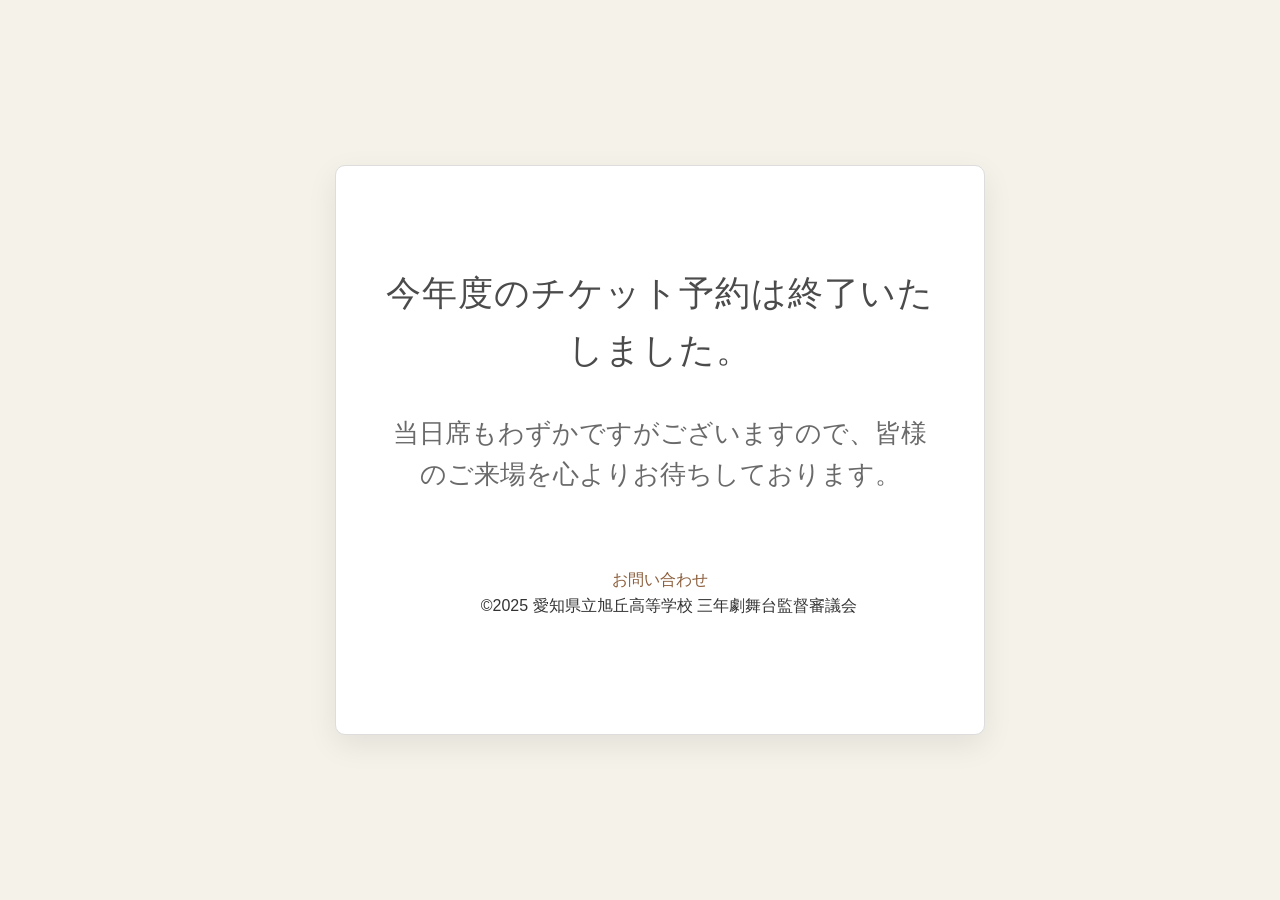
<file: docs/index.html>
<!DOCTYPE html>
<html lang="ja">

<head>
     
    <meta charset="UTF-8">
     
    <meta name="viewport" content="width=device-width, initial-scale=1.0">
      <title>鯱光祭三年劇チケット抽選終了のお知らせ</title>
     
    <link rel="stylesheet" href="style.css">
</head>

<body>
      <div class="container">
            <h1>今年度のチケット予約は終了いたしました。</h1>
            <h2>当日席もわずかですがございますので、皆様のご来場を心よりお待ちしております。</h2>
            <p></p><a href="http://tickets.kokosai.jp/contact">お問い合わせ</a><br>
            &copy;2025 愛知県立旭丘高等学校 三年劇舞台監督審議会</p>
          </div>
</body>

</html>
</file>
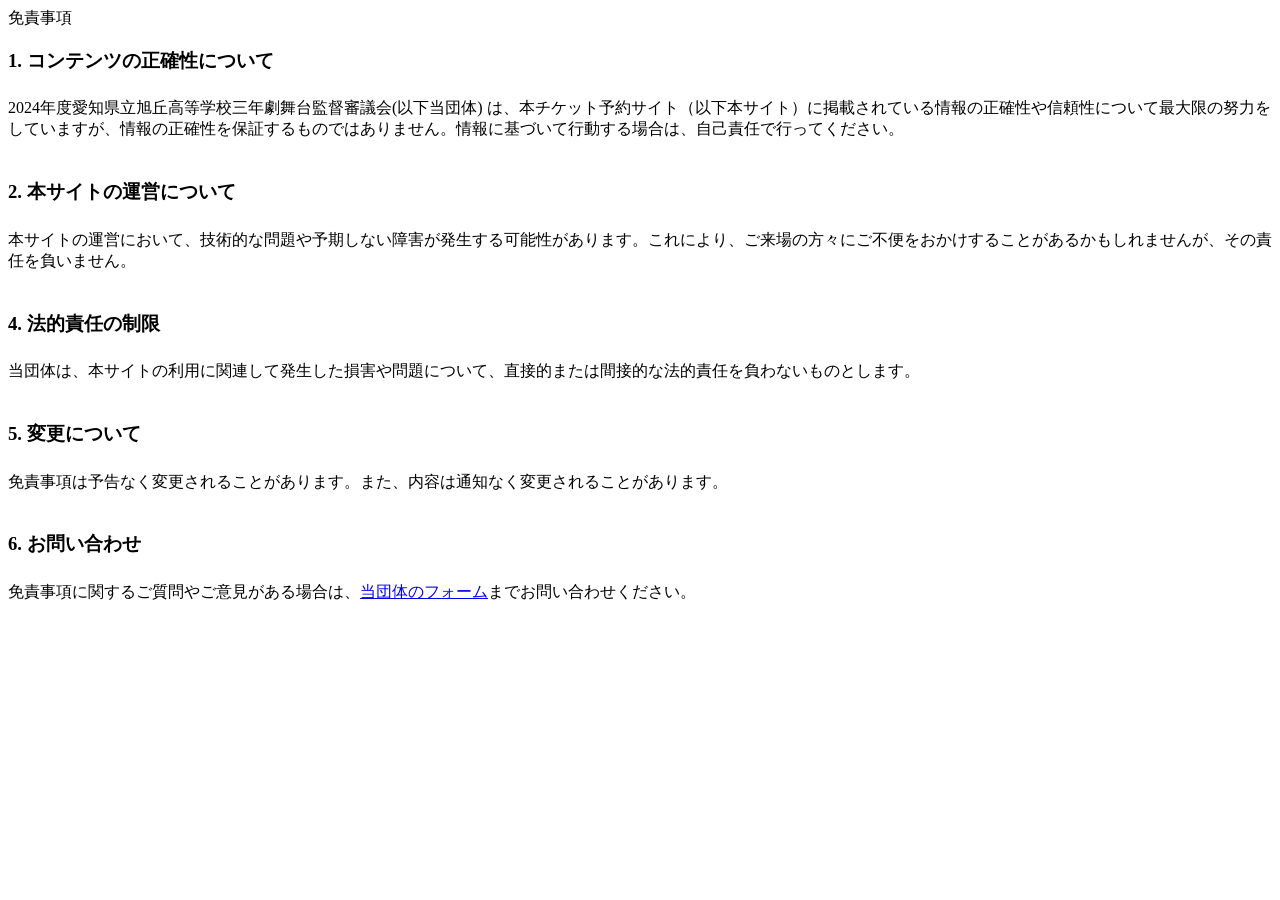
<file: disclaimer.html>
<!DOCTYPE html>
<html>

<head>
    <meta name="viewport" content="width=device-width, initial-scale=1.0">
    <meta name="robots" content="noindex">
    <title>免責事項 - 第77回鯱光祭三年劇チケット予約システム</title>
</head>

<body>
    <div class="nav"></div>
    <div class="main-title">
        <div class="heading">免責事項</div>
    </div>
    <div class="main-content">
        <h3 style="padding-bottom: 6px;">1. コンテンツの正確性について</h3>
        <p style="padding-bottom: 20px;">2024年度愛知県立旭丘高等学校三年劇舞台監督審議会(以下当団体)
            は、本チケット予約サイト（以下本サイト）に掲載されている情報の正確性や信頼性について最大限の努力をしていますが、情報の正確性を保証するものではありません。情報に基づいて行動する場合は、自己責任で行ってください。
        </p>
        <h3 style="padding-bottom: 6px;">2. 本サイトの運営について</h3>
        <p style="padding-bottom: 20px;">
            本サイトの運営において、技術的な問題や予期しない障害が発生する可能性があります。これにより、ご来場の方々にご不便をおかけすることがあるかもしれませんが、その責任を負いません。</p>
        <h3 style="padding-bottom: 6px;">4. 法的責任の制限</h3>
        <p style="padding-bottom: 20px;">当団体は、本サイトの利用に関連して発生した損害や問題について、直接的または間接的な法的責任を負わないものとします。 </p>
        <h3 style="padding-bottom: 6px;">5. 変更について</h3>
        <p style="padding-bottom: 20px;">免責事項は予告なく変更されることがあります。また、内容は通知なく変更されることがあります。</p>
        <h3 style="padding-bottom: 6px;">6. お問い合わせ</h3>
        <p style="padding-bottom: 20px;">免責事項に関するご質問やご意見がある場合は、<a
                href="https://tickets.kokosai.jp/contact">当団体のフォーム</a>までお問い合わせください。</p>
    </div>
    <div class="footer"></div>
</body>

</html>
</file>
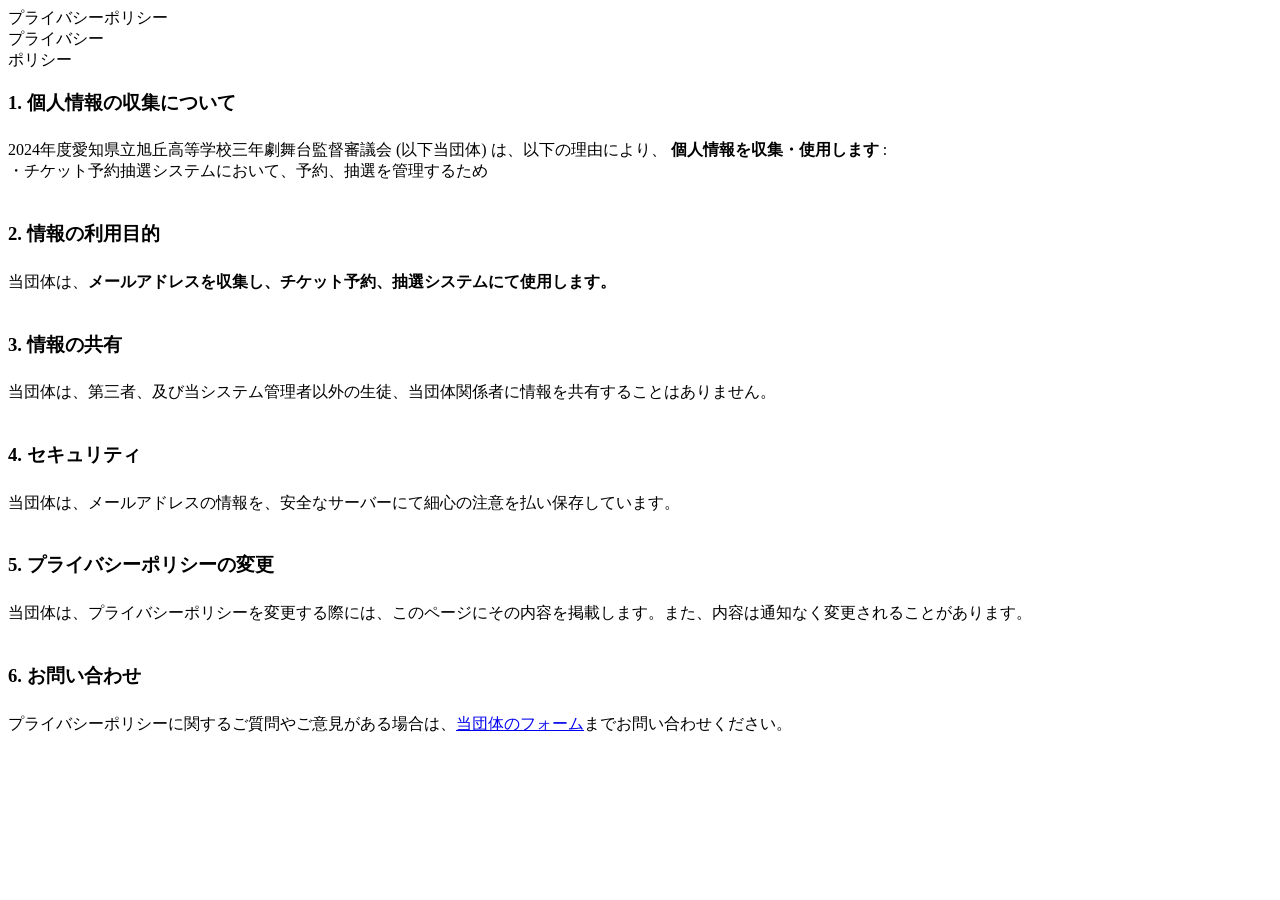
<file: policy.html>
<!DOCTYPE html>
<html>

<head>
    <meta name="viewport" content="width=device-width, initial-scale=1.0">
    <meta name="robots" content="noindex">
    <title>プライバシーポリシー - 第77回鯱光祭三年劇チケット予約システム</title>

    </style>
    <link rel="icon" type="image/x-icon" href="https://avianlupus.org/kokosai.jp/assets/favicon.png">
</head>

<body>
    <div class="nav"></div>
    <div class="main-title">
        <div class="heading-to-replace-when-small">プライバシーポリシー</div>
        <div class="heading headings-for-smaller-screens">プライバシー<br>ポリシー</div>
    </div>
    <div class="main-content">
        <h3 style="padding-bottom: 6px;">1. 個人情報の収集について</h3>
        <p style="padding-bottom: 20px;">2024年度愛知県立旭丘高等学校三年劇舞台監督審議会 (以下当団体)
            は、以下の理由により、<b> 個人情報を収集・使用します </b>:<br>・チケット予約抽選システムにおいて、予約、抽選を管理するため
        </p>
        <h3 style="padding-bottom: 6px;">2. 情報の利用目的</h3>
        <p style="padding-bottom: 20px;">当団体は、<b>メールアドレスを収集し、チケット予約、抽選システムにて使用します。</b></p>
        <h3 style="padding-bottom: 6px;">3. 情報の共有</h3>
        <p style="padding-bottom: 20px;">当団体は、第三者、及び当システム管理者以外の生徒、当団体関係者に情報を共有することはありません。</p>
        <h3 style="padding-bottom: 6px;">4. セキュリティ</h3>
        <p style="padding-bottom: 20px;">当団体は、メールアドレスの情報を、安全なサーバーにて細心の注意を払い保存しています。 </p>
        <h3 style="padding-bottom: 6px;">5. プライバシーポリシーの変更</h3>
        <p style="padding-bottom: 20px;">当団体は、プライバシーポリシーを変更する際には、このページにその内容を掲載します。また、内容は通知なく変更されることがあります。</p>
        <h3 style="padding-bottom: 6px;">6. お問い合わせ</h3>
        <p style="padding-bottom: 20px;">プライバシーポリシーに関するご質問やご意見がある場合は、<a
                href="https://tickets.kokosai.jp/contact">当団体のフォーム</a>までお問い合わせください。<br>
    </div>
    <div class="footer"></div>
</body>

</html>
</file>
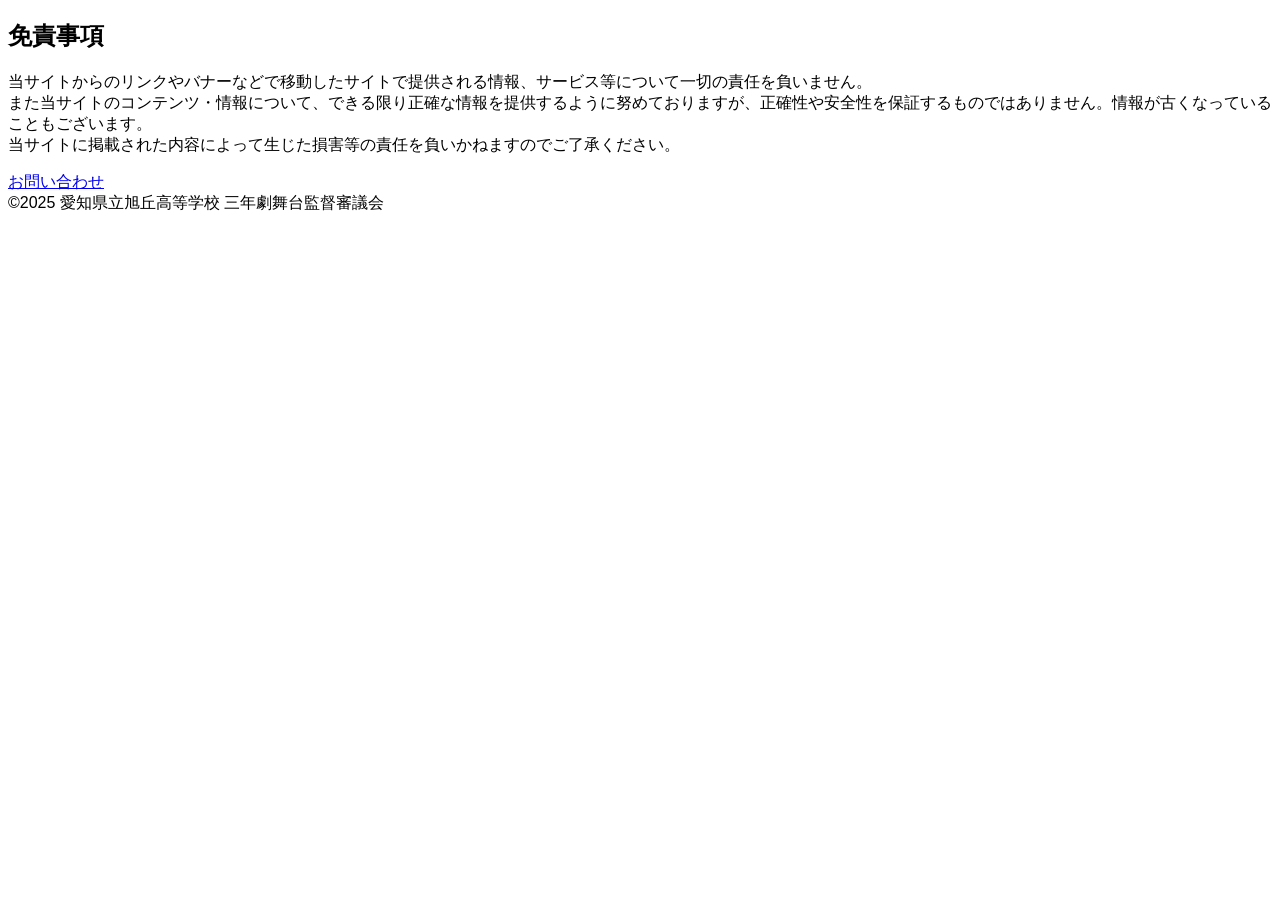
<file: docs/disclaimer.html>
<!DOCTYPE html>
<html>

<head>
    <meta name="viewport" content="width=device-width, initial-scale=1.0">
    <meta name="robots" content="noindex">
    <title>免責事項 - 第77回鯱光祭三年劇チケット予約システム</title>
    <style>
        body {
            font-family: "ヒラギノ角ゴ Pro W3", "Hiragino Kaku Gothic Pro", Osaka, "メイリオ", Meiryo, "ＭＳ Ｐゴシック", "MS PGothic", sans-serif;
        }
    </style>
</head>

<body>
    <h2>免責事項</h2>
    <p>
        当サイトからのリンクやバナーなどで移動したサイトで提供される情報、サービス等について一切の責任を負いません。<br>
        また当サイトのコンテンツ・情報について、できる限り正確な情報を提供するように努めておりますが、正確性や安全性を保証するものではありません。情報が古くなっていることもございます。<br>
        当サイトに掲載された内容によって生じた損害等の責任を負いかねますのでご了承ください。
    </p>
    <p></p><a href="http://tickets.kokosai.jp/contact">お問い合わせ</a><br>
    &copy;2025 愛知県立旭丘高等学校 三年劇舞台監督審議会</p>
</body>

</html>
</file>
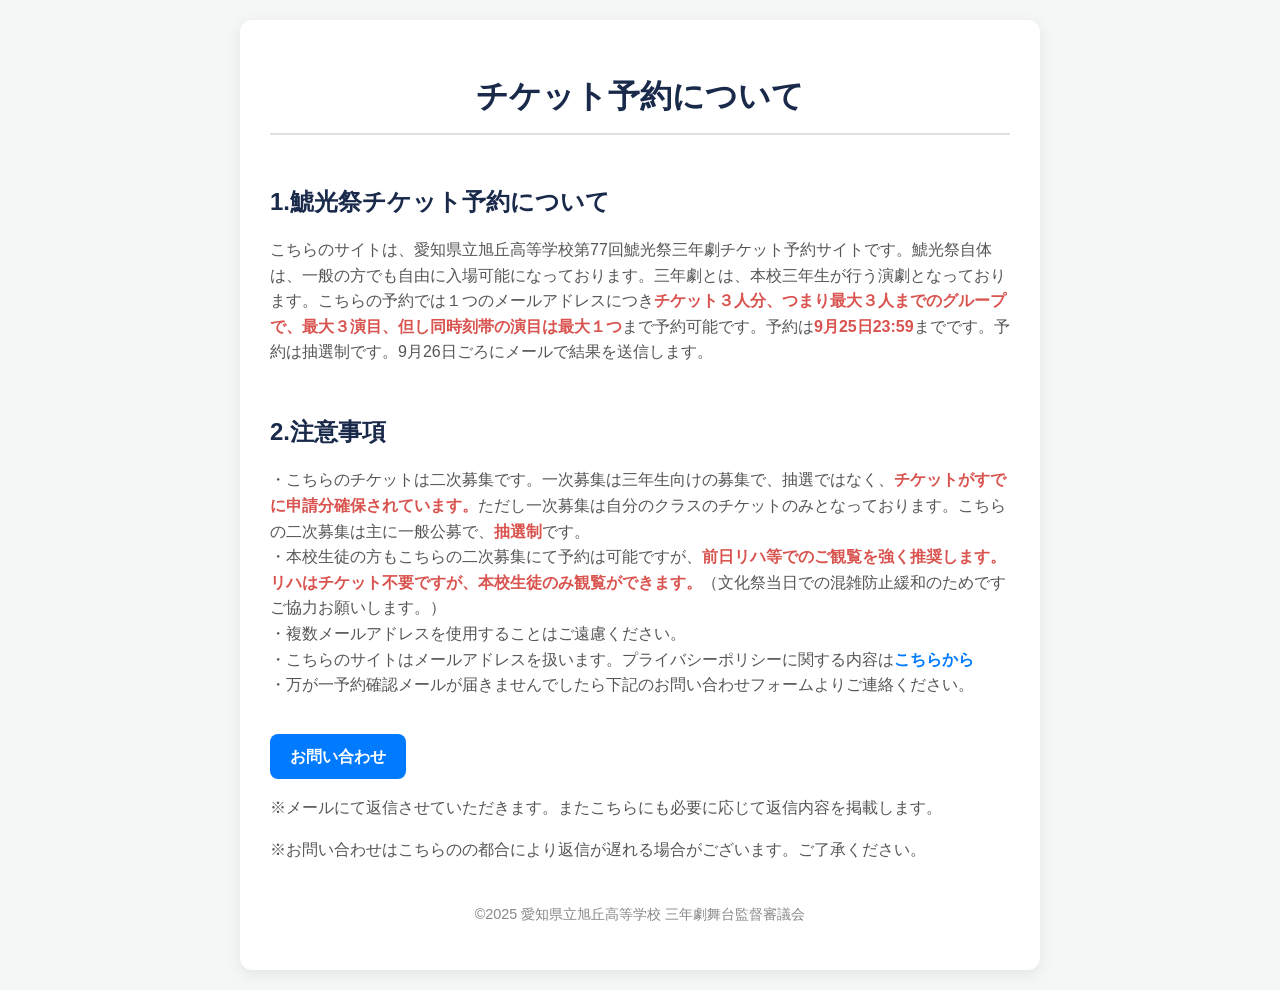
<file: docs/faq.html>
<!DOCTYPE html>
<html>

<head>
    <meta name="viewport" content="width=device-width, initial-scale=1.0">
    <meta name="robots" content="noindex">
    <title>特記事項 - 第77回鯱光祭三年劇チケット予約システム</title>
    <style>
        /* General Styles */
        body {
            font-family: -apple-system, BlinkMacSystemFont, "Segoe UI", Roboto, "Helvetica Neue", Arial, "Noto Sans JP", sans-serif, "Apple Color Emoji", "Segoe UI Emoji", "Segoe UI Symbol", "Noto Color Emoji";
            background-color: #f4f7f6;
            /* Subtle light gray background */
            color: #333;
            line-height: 1.6;
            margin: 0;
            padding: 20px;
            display: flex;
            justify-content: center;
            align-items: center;
            flex-direction: column;
        }

        /* Container for content */
        .container {
            background-color: #ffffff;
            padding: 30px;
            border-radius: 12px;
            box-shadow: 0 4px 15px rgba(0, 0, 0, 0.08);
            max-width: 800px;
            width: 100%;
            box-sizing: border-box;
        }

        h1 {
            text-align: center;
            color: #1a2a4b;
            font-size: 2em;
            margin-bottom: 0.5em;
            border-bottom: 2px solid #e0e0e0;
            padding-bottom: 10px;
        }

        h2 {
            color: #1a2a4b;
            font-size: 1.5em;
            margin-top: 2em;
            margin-bottom: 0.5em;
        }

        /* Paragraphs and lists */
        p {
            margin-bottom: 1em;
            color: #555;
        }

        b {
            color: #d9534f;
        }

        /* Links and buttons */
        a {
            color: #007bff;
            text-decoration: none;
            font-weight: bold;
        }

        a:hover {
            text-decoration: underline;
        }

        /* Button-like link */
        .button {
            display: inline-block;
            background-color: #007bff;
            color: white !important;
            padding: 10px 20px;
            border-radius: 8px;
            text-align: center;
            margin-top: 20px;
            text-decoration: none;
            transition: background-color 0.3s ease;
        }

        .button:hover {
            background-color: #0056b3;
            text-decoration: none;
        }

        /* Footer */
        .footer {
            text-align: center;
            margin-top: 40px;
            font-size: 0.9em;
            color: #888;
        }
    </style>
</head>

<body>
    <div class="container">
        <h1>チケット予約について</h1>
        <h2>1.鯱光祭チケット予約について</h2>
        <p>こちらのサイトは、愛知県立旭丘高等学校第77回鯱光祭三年劇チケット予約サイトです。鯱光祭自体は、一般の方でも自由に入場可能になっております。三年劇とは、本校三年生が行う演劇となっております。こちらの予約では１つのメールアドレスにつき<b>チケット３人分、つまり最大３人までのグループで、最大３演目、但し同時刻帯の演目は最大１つ</b>まで予約可能です。予約は<b>9月25日23:59</b>までです。予約は抽選制です。9月26日ごろにメールで結果を送信します。
        </p>
        <h2>2.注意事項</h2>

        <p>・こちらのチケットは二次募集です。一次募集は三年生向けの募集で、抽選ではなく、<b>チケットがすでに申請分確保されています。</b>ただし一次募集は自分のクラスのチケットのみとなっております。こちらの二次募集は主に一般公募で、<b>抽選制</b>です。<br>・本校生徒の方もこちらの二次募集にて予約は可能ですが、<b>前日リハ等でのご観覧を強く推奨します。リハはチケット不要ですが、本校生徒のみ観覧ができます。</b>（文化祭当日での混雑防止緩和のためですご協力お願いします。）
            <br>・複数メールアドレスを使用することはご遠慮ください。<br>・こちらのサイトはメールアドレスを扱います。プライバシーポリシーに関する内容は<a
                href="http://tickets.kokosai.jp/privacy">こちらから</a><br>・万が一予約確認メールが届きませんでしたら下記のお問い合わせフォームよりご連絡ください。
        </p>
        <p></p>
        <a href="http://tickets.kokosai.jp/contact" class="button">お問い合わせ</a>
        <p>※メールにて返信させていただきます。またこちらにも必要に応じて返信内容を掲載します。</p>
        <p>※お問い合わせはこちらのの都合により返信が遅れる場合がございます。ご了承ください。</p>
        <p class="footer">&copy;2025 愛知県立旭丘高等学校 三年劇舞台監督審議会</p>
    </div>
</body>

</html>
</file>
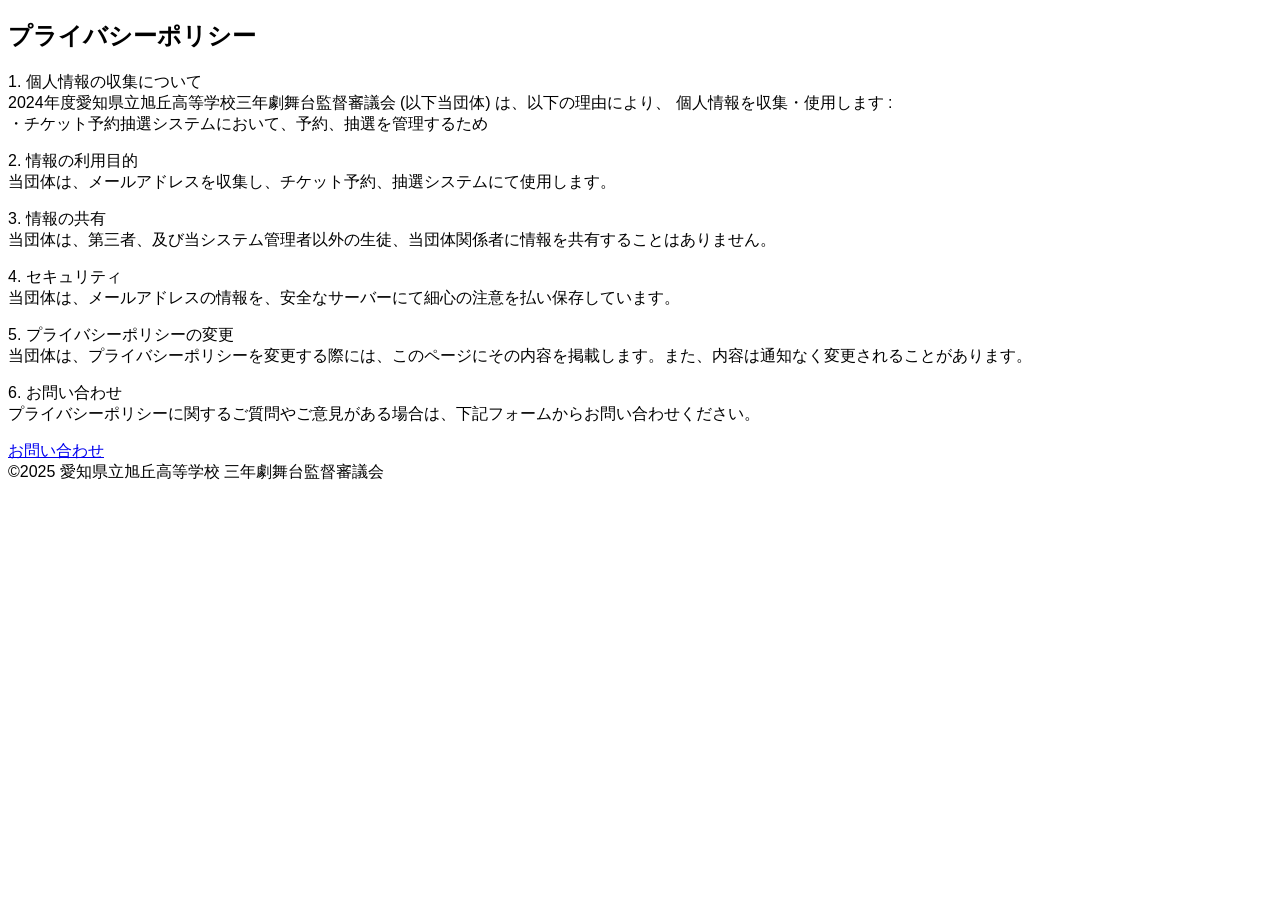
<file: docs/privacy.html>
<!DOCTYPE html>
<html>

<head>
    <meta name="viewport" content="width=device-width, initial-scale=1.0">
    <meta name="robots" content="noindex">
    <title>プライバシーポリシー - 第77回鯱光祭三年劇チケット予約システム</title>
    <style>
        body {
            font-family: "ヒラギノ角ゴ Pro W3", "Hiragino Kaku Gothic Pro", Osaka, "メイリオ", Meiryo, "ＭＳ Ｐゴシック", "MS PGothic", sans-serif;
        }
    </style>
</head>

<body>
    <h2>プライバシーポリシー</h2>
    <p>
        1. 個人情報の収集について<br>
        2024年度愛知県立旭丘高等学校三年劇舞台監督審議会 (以下当団体) は、以下の理由により、 個人情報を収集・使用します :<br>
        ・チケット予約抽選システムにおいて、予約、抽選を管理するため</p>
    <p>

        2. 情報の利用目的<br>

        当団体は、メールアドレスを収集し、チケット予約、抽選システムにて使用します。
    </p>
    <p>
        3. 情報の共有<br>

        当団体は、第三者、及び当システム管理者以外の生徒、当団体関係者に情報を共有することはありません。</p>
    <p>

        4. セキュリティ<br>

        当団体は、メールアドレスの情報を、安全なサーバーにて細心の注意を払い保存しています。</p>
    <p>

        5. プライバシーポリシーの変更<br>

        当団体は、プライバシーポリシーを変更する際には、このページにその内容を掲載します。また、内容は通知なく変更されることがあります。</p>
    <p>

        6. お問い合わせ<br>

        プライバシーポリシーに関するご質問やご意見がある場合は、下記フォームからお問い合わせください。
    </p>
    <p></p><a href="http://tickets.kokosai.jp/contact">お問い合わせ</a><br>
    &copy;2025 愛知県立旭丘高等学校 三年劇舞台監督審議会</p>
</body>

</html>
</file>
<file: docs/style.css>
body {
    background-color: #f4f2e9;
    /* わずかに温かみのあるオフホワイト */
    font-family: 'Helvetica Neue', Arial, sans-serif;
    color: #333;
    /* 落ち着いたダークグレー */
    display: flex;
    justify-content: center;
    align-items: center;
    min-height: 100vh;
    margin: 0;
    padding: 20px;
    box-sizing: border-box;
    line-height: 1.6;
}

.container {
    text-align: center;
    background-color: #fff;
    padding: 50px;
    border-radius: 10px;
    box-shadow: 0 10px 30px rgba(0, 0, 0, 0.08);
    max-width: 650px;
    width: 100%;
    border: 1px solid #ddd;
    box-sizing: border-box;
}

h1 {
    font-size: 2.2em;
    color: #4b4b4b;
    /* 少し濃いめのグレー */
    letter-spacing: 1px;
    margin-bottom: 10px;
    font-weight: 300;
    /* 細めのフォント */
}

h2 {
    font-size: 1.6em;
    color: #6a6a6a;
    /* 落ち着いたミドルグレー */
    margin-top: 0;
    font-weight: 400;
}

b {
    font-weight: 700;
}

p {
    font-size: 1.1em;
    margin-bottom: 25px;
}

a {
    color: #8b5e3c;
    /* 落ち着いたブラウン */
    text-decoration: none;
    font-weight: 500;
    transition: color 0.3s ease;
}

a:hover {
    color: #5a3c26;
    /* より濃いブラウン */
    text-decoration: underline;
}

.container>p:last-child {
    font-size: 0.8em;
    color: #aaa;
    margin-top: 40px;
    margin-bottom: 0;
}
</file>
